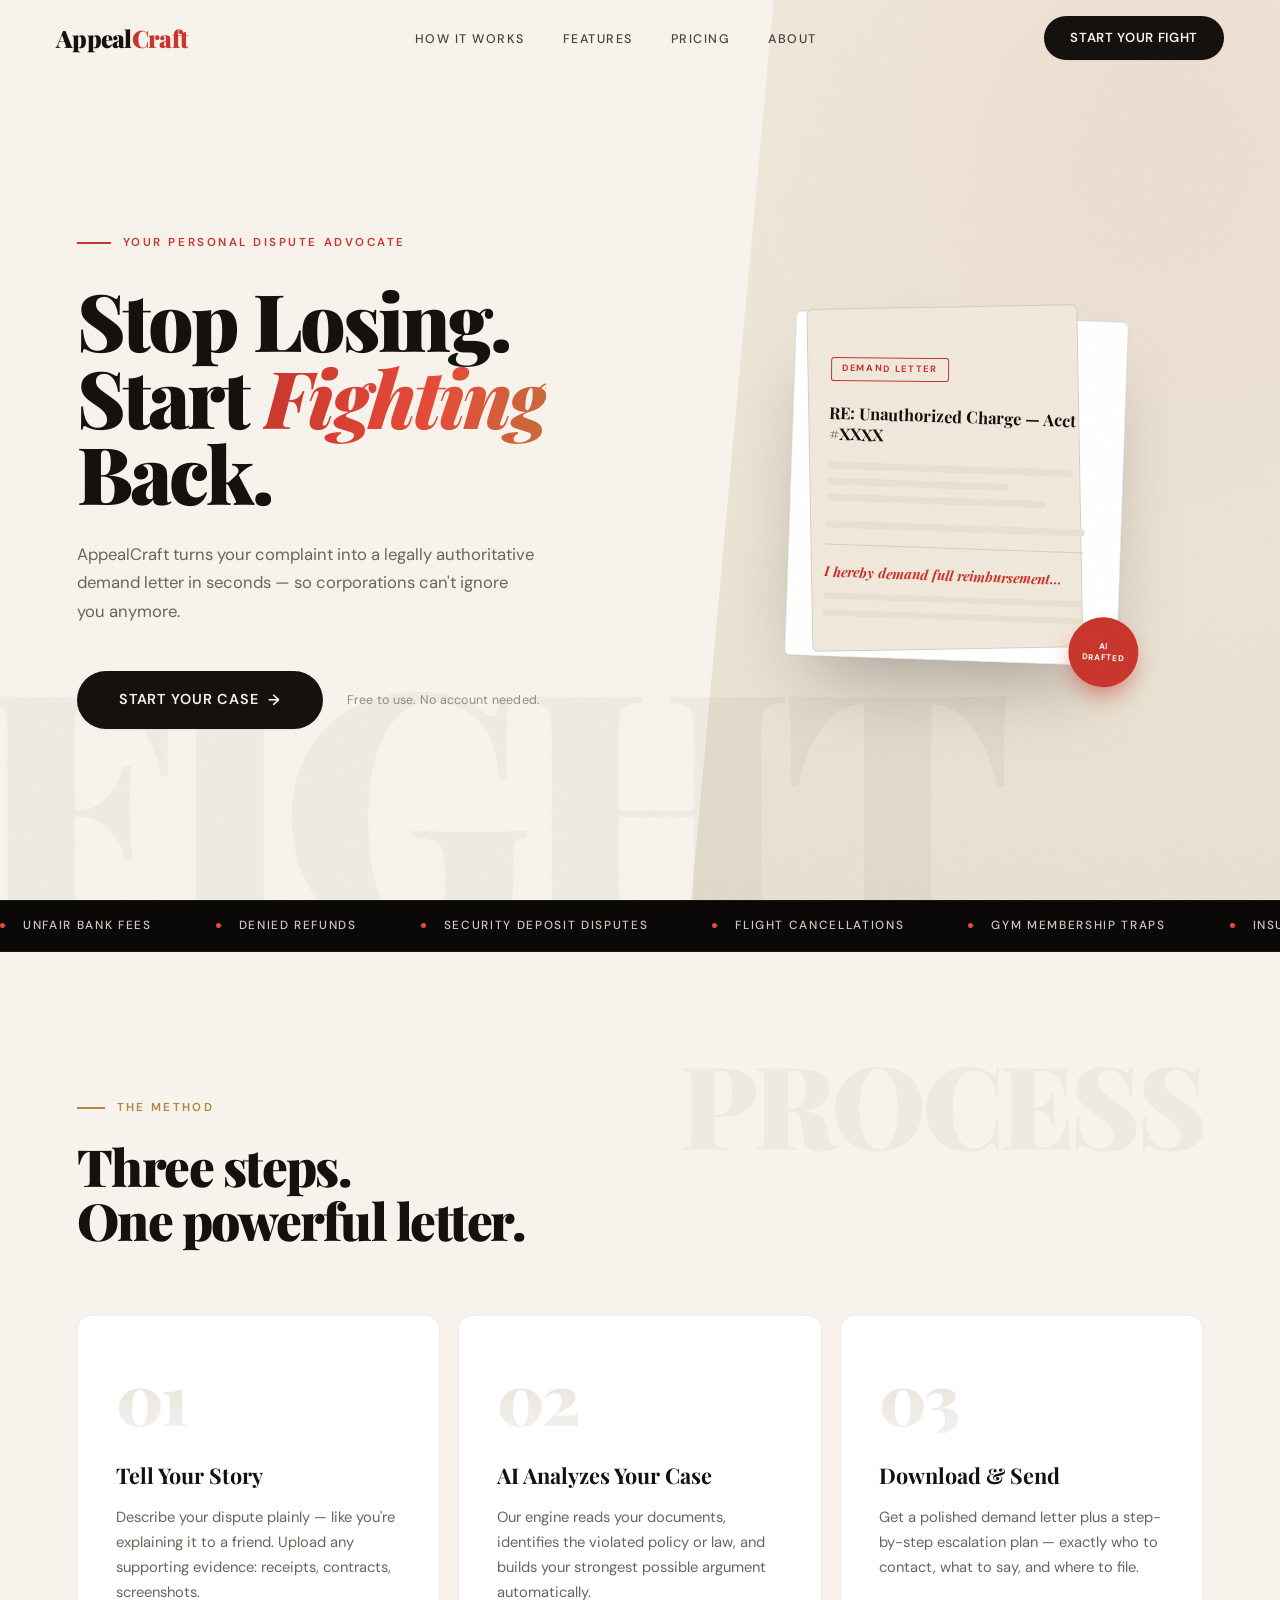
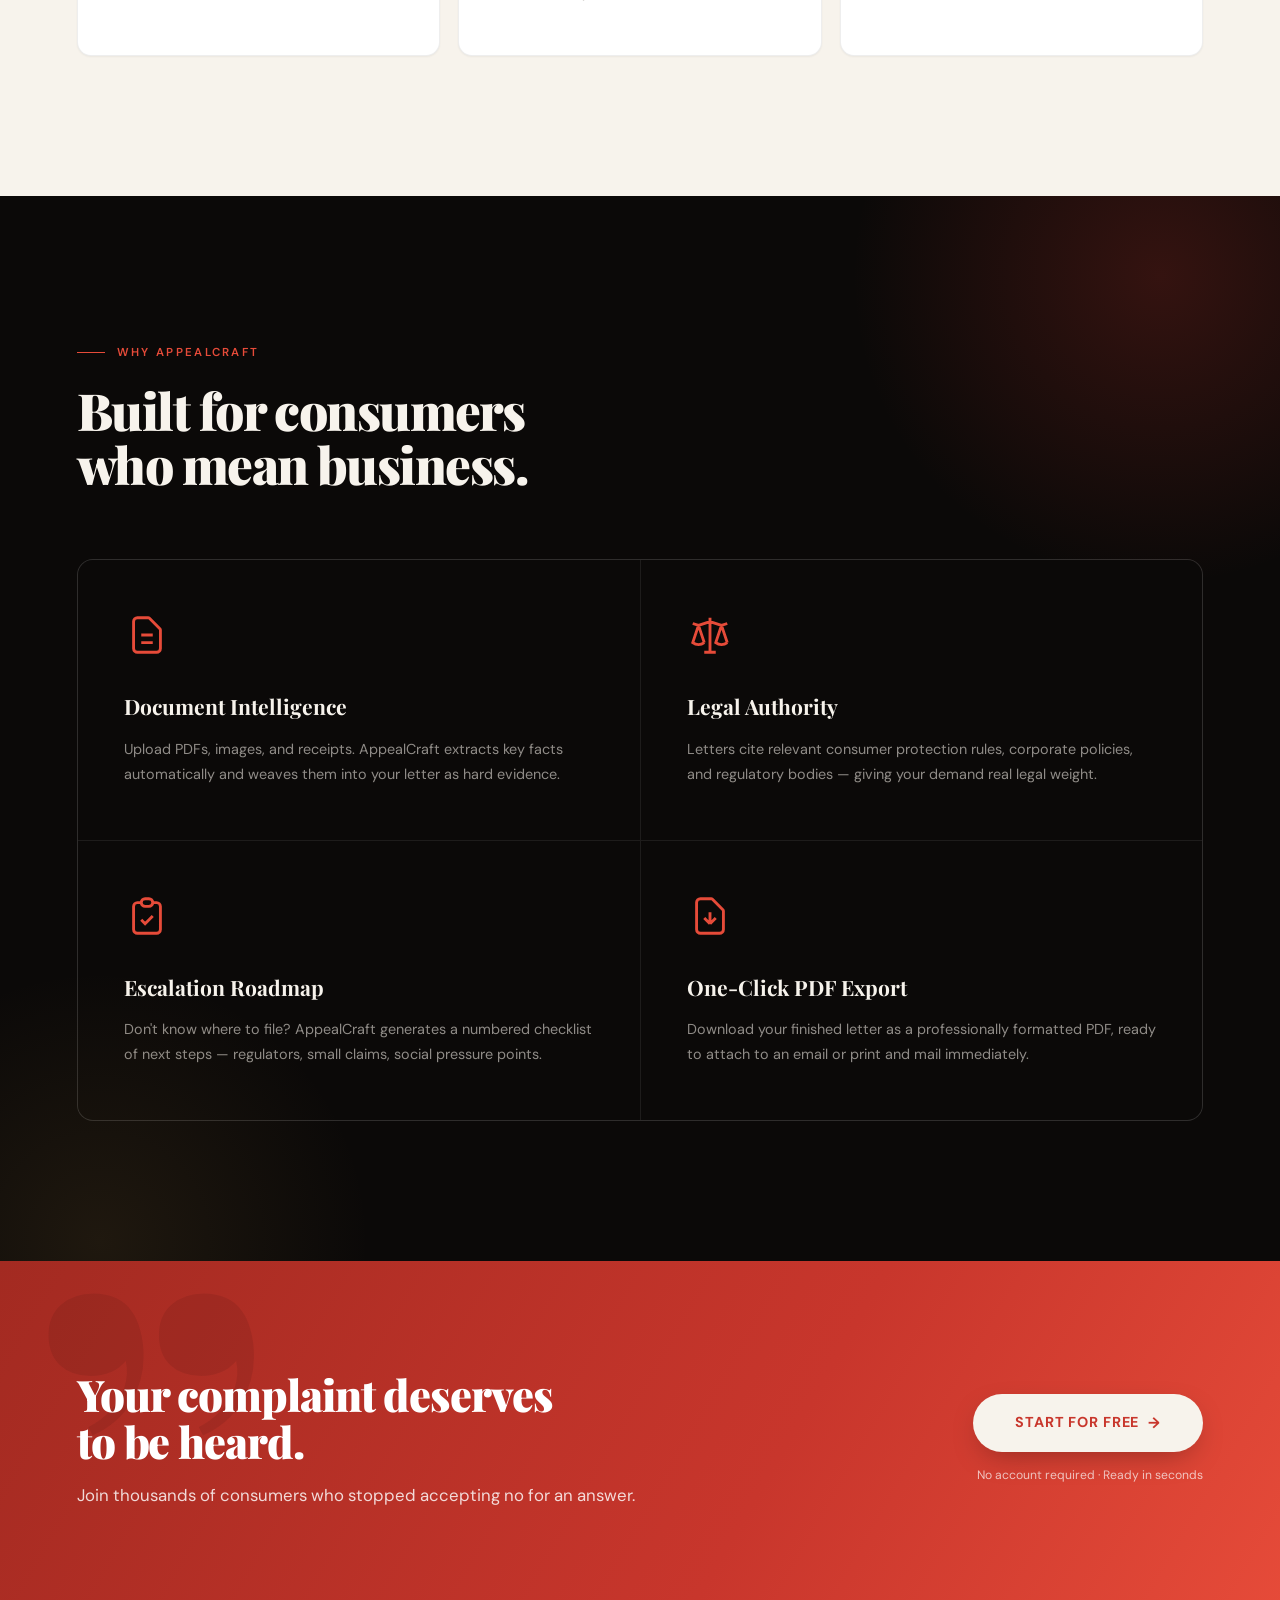
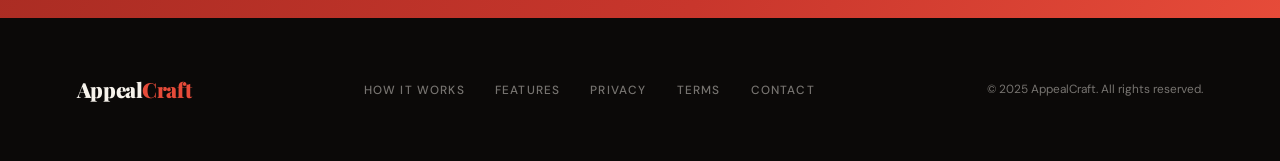
<file: templates/index.html>
<!doctype html>
<html lang="en">
  <head>
    <meta charset="UTF-8" />
    <meta name="viewport" content="width=device-width, initial-scale=1.0" />
    <title>AppealCraft — Fight Back</title>
    <link rel="preconnect" href="https://fonts.googleapis.com" />
    <link rel="preconnect" href="https://fonts.gstatic.com" crossorigin />
    <link
      href="https://fonts.googleapis.com/css2?family=Playfair+Display:ital,wght@0,400;0,700;0,800;0,900;1,400;1,700;1,900&family=DM+Sans:opsz,wght@9..40,400;9..40,500;9..40,600;9..40,700&display=swap"
      rel="stylesheet"
    />
    <link rel="stylesheet" href="../static/css/style.css" />
  </head>

  <body>
    <!-- ── NAVBAR ── -->
    <nav id="navbar">
      <a href="#" class="nav-logo">Appeal<span>Craft</span></a>

      <ul class="nav-links">
        <li><a href="#how-it-works">How It Works</a></li>
        <li><a href="#features">Features</a></li>
        <li><a href="#cta-band">Pricing</a></li>
        <li><a href="#footer">About</a></li>
      </ul>

      <div class="nav-actions">
        <a href="/appeal" class="btn btn-primary" id="goToHome"
          >Start your fight</a
        >
      </div>
    </nav>

    <!-- ── HERO ── -->
    <section id="hero">
      <div class="hero-left">
        <p class="hero-eyebrow">Your Personal Dispute Advocate</p>

        <h1 class="hero-title">
          Stop Losing.<br />
          Start <em>Fighting</em><br />
          Back.
        </h1>

        <p class="hero-subtitle">
          AppealCraft turns your complaint into a legally authoritative demand
          letter in seconds — so corporations can't ignore you anymore.
        </p>

        <div class="hero-cta">
          <a href="/appeal" class="btn btn-primary btn-xl btn-arrow">
            Start Your Case
          </a>
          <p class="hero-note">Free to use. No account needed.</p>
        </div>
      </div>

      <div class="hero-right">
        <div class="doc-mockup">
          <div class="doc-stamp">Demand Letter</div>
          <div class="doc-heading">RE: Unauthorized Charge — Acct #XXXX</div>
          <div class="doc-line"></div>
          <div class="doc-line"></div>
          <div class="doc-line"></div>
          <div class="doc-line"></div>
          <div class="doc-divider"></div>
          <div class="doc-demand">I hereby demand full reimbursement…</div>
          <div class="doc-line-sm"></div>
          <div class="doc-line-sm"></div>
          <div class="doc-badge">AI<br />Drafted</div>
        </div>
      </div>
    </section>

    <!-- ── TICKER ── -->
    <div id="ticker">
      <div class="ticker-track" id="ticker-track"></div>
    </div>

    <!-- ── HOW IT WORKS ── -->
    <section id="how-it-works">
      <p class="section-label reveal">The Method</p>
      <h2 class="section-title reveal">
        Three steps.<br />One powerful letter.
      </h2>

      <div class="steps-grid stagger">
        <div class="step-card reveal" style="--i: 0">
          <div class="step-number">01</div>
          <div class="step-title">Tell Your Story</div>
          <p class="step-desc">
            Describe your dispute plainly — like you're explaining it to a
            friend. Upload any supporting evidence: receipts, contracts,
            screenshots.
          </p>
        </div>
        <div class="step-card reveal" style="--i: 1">
          <div class="step-number">02</div>
          <div class="step-title">AI Analyzes Your Case</div>
          <p class="step-desc">
            Our engine reads your documents, identifies the violated policy or
            law, and builds your strongest possible argument automatically.
          </p>
        </div>
        <div class="step-card reveal" style="--i: 2">
          <div class="step-number">03</div>
          <div class="step-title">Download &amp; Send</div>
          <p class="step-desc">
            Get a polished demand letter plus a step-by-step escalation plan —
            exactly who to contact, what to say, and where to file.
          </p>
        </div>
      </div>
    </section>

    <!-- ── FEATURES ── -->
    <section id="features">
      <p class="section-label reveal">Why AppealCraft</p>
      <h2 class="section-title reveal">
        Built for consumers<br />who mean business.
      </h2>

      <div class="features-grid">
        <div class="feature-card reveal" style="--i: 0">
          <svg
            class="feature-icon"
            viewBox="0 0 24 24"
            fill="none"
            stroke="currentColor"
            stroke-width="1.5"
          >
            <path
              d="M9 12h6m-6 4h6m2 5H7a2 2 0 01-2-2V5a2 2 0 012-2h5.586a1 1 0 01.707.293l5.414 5.414A1 1 0 0119 9.414V19a2 2 0 01-2 2z"
            />
          </svg>
          <div class="feature-title">Document Intelligence</div>
          <p class="feature-desc">
            Upload PDFs, images, and receipts. AppealCraft extracts key facts
            automatically and weaves them into your letter as hard evidence.
          </p>
        </div>

        <div class="feature-card reveal" style="--i: 1">
          <svg
            class="feature-icon"
            viewBox="0 0 24 24"
            fill="none"
            stroke="currentColor"
            stroke-width="1.5"
          >
            <path
              d="M3 6l3 1m0 0l-3 9a5.002 5.002 0 006.001 0M6 7l3 9M6 7l6-2m6 2l3-1m-3 1l-3 9a5.002 5.002 0 006.001 0M18 7l3 9m-3-9l-6-2m0-2v2m0 16V5m0 16H9m3 0h3"
            />
          </svg>
          <div class="feature-title">Legal Authority</div>
          <p class="feature-desc">
            Letters cite relevant consumer protection rules, corporate policies,
            and regulatory bodies — giving your demand real legal weight.
          </p>
        </div>

        <div class="feature-card reveal" style="--i: 2">
          <svg
            class="feature-icon"
            viewBox="0 0 24 24"
            fill="none"
            stroke="currentColor"
            stroke-width="1.5"
          >
            <path
              d="M9 5H7a2 2 0 00-2 2v12a2 2 0 002 2h10a2 2 0 002-2V7a2 2 0 00-2-2h-2M9 5a2 2 0 002 2h2a2 2 0 002-2M9 5a2 2 0 012-2h2a2 2 0 012 2m-6 9l2 2 4-4"
            />
          </svg>
          <div class="feature-title">Escalation Roadmap</div>
          <p class="feature-desc">
            Don't know where to file? AppealCraft generates a numbered checklist
            of next steps — regulators, small claims, social pressure points.
          </p>
        </div>

        <div class="feature-card reveal" style="--i: 3">
          <svg
            class="feature-icon"
            viewBox="0 0 24 24"
            fill="none"
            stroke="currentColor"
            stroke-width="1.5"
          >
            <path
              d="M12 10v6m0 0l-3-3m3 3l3-3m2 8H7a2 2 0 01-2-2V5a2 2 0 012-2h5.586a1 1 0 01.707.293l5.414 5.414A1 1 0 0119 9.414V19a2 2 0 01-2 2z"
            />
          </svg>
          <div class="feature-title">One-Click PDF Export</div>
          <p class="feature-desc">
            Download your finished letter as a professionally formatted PDF,
            ready to attach to an email or print and mail immediately.
          </p>
        </div>
      </div>
    </section>

    <!-- ── CTA BAND ── -->
    <section id="cta-band">
      <div class="cta-text reveal">
        <h2 class="cta-heading">Your complaint deserves<br />to be heard.</h2>
        <p class="cta-sub">
          Join thousands of consumers who stopped accepting no for an answer.
        </p>
      </div>
      <div class="cta-actions reveal">
        <a href="/appeal" class="btn btn-white btn-xl btn-arrow"
          >Start for Free</a
        >
        <p class="cta-note">No account required · Ready in seconds</p>
      </div>
    </section>

    <!-- ── FOOTER ── -->
    <footer id="footer">
      <a href="#" class="footer-logo">Appeal<span>Craft</span></a>
      <ul class="footer-links">
        <li><a href="#how-it-works">How It Works</a></li>
        <li><a href="#features">Features</a></li>
        <li><a href="#">Privacy</a></li>
        <li><a href="#">Terms</a></li>
        <li><a href="#">Contact</a></li>
      </ul>
      <p class="footer-copy">© 2025 AppealCraft. All rights reserved.</p>
    </footer>

    <script src="../static/js/main.js"></script>
  </body>
</html>
</file>
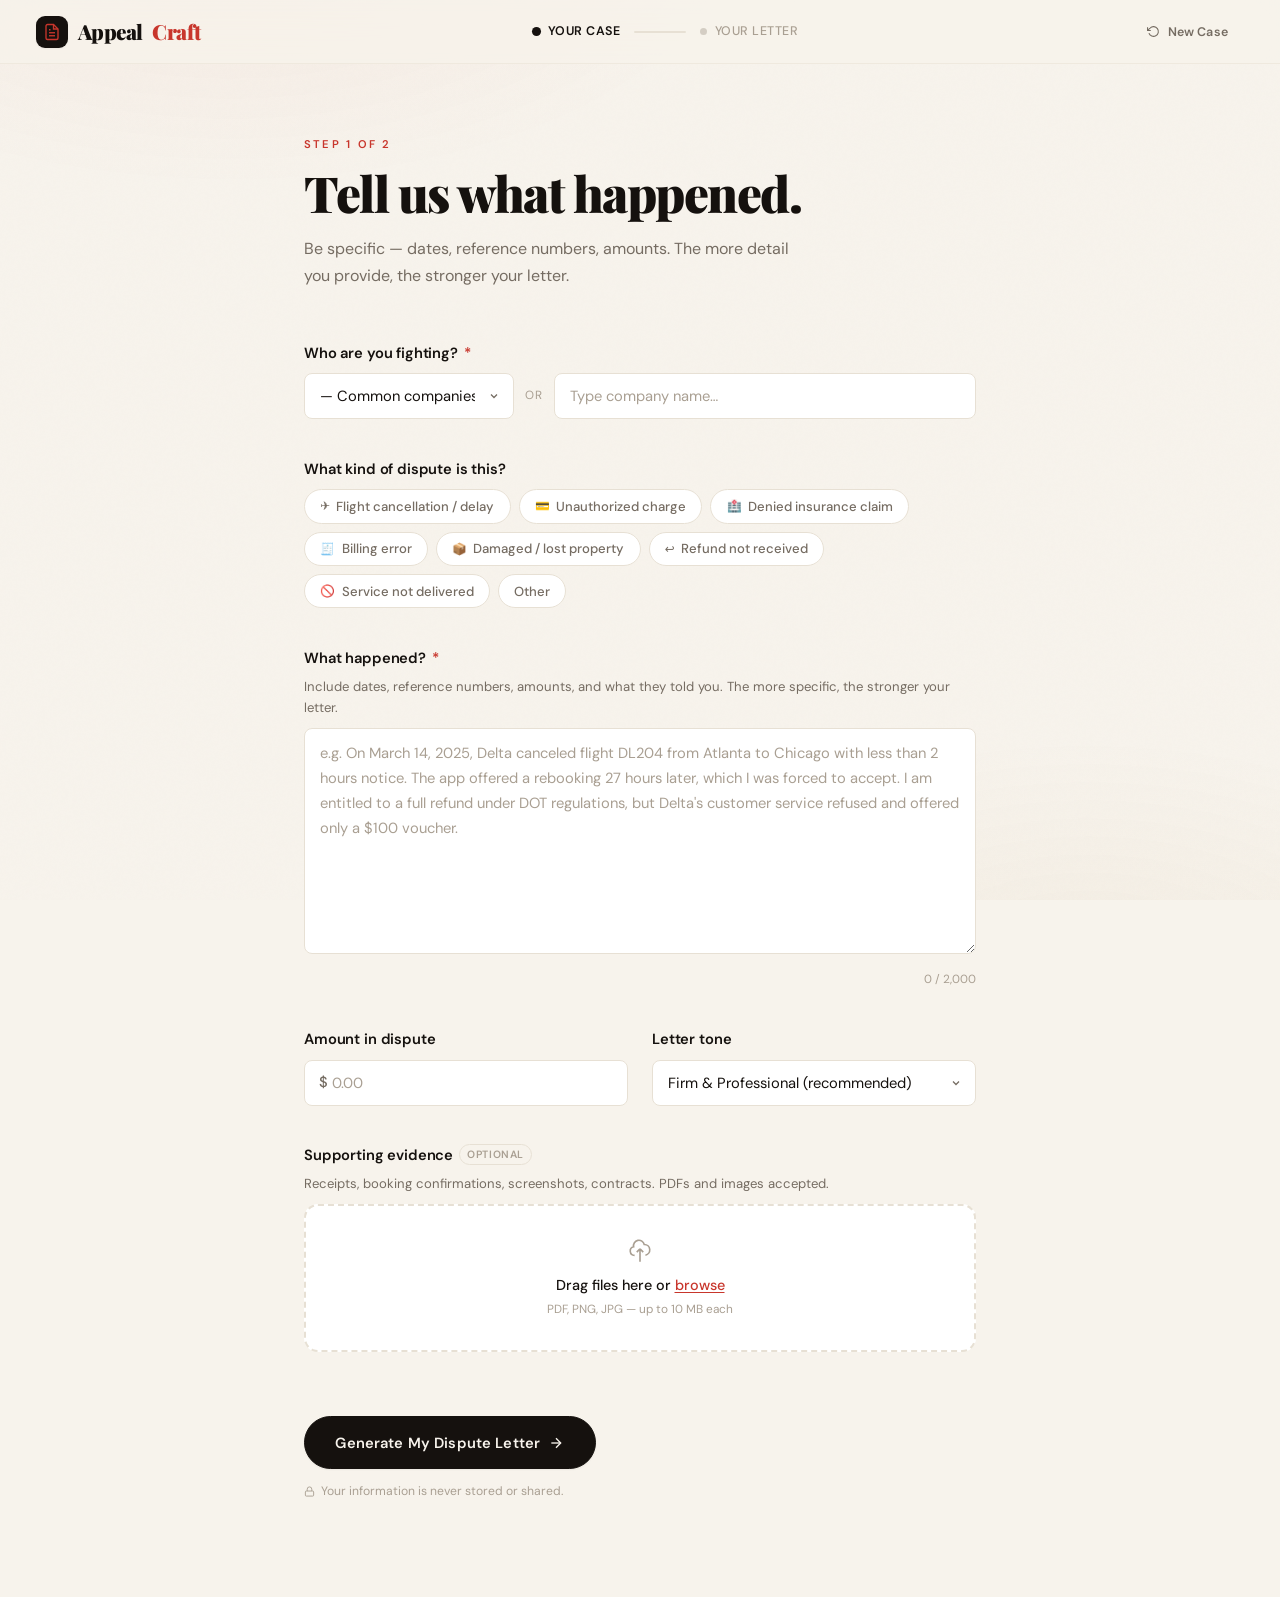
<file: templates/app.html>
<!doctype html>
<html lang="en">
  <head>
    <meta charset="UTF-8" />
    <meta name="viewport" content="width=device-width, initial-scale=1.0" />
    <title>AppealCraft — Build Your Letter</title>
    <link rel="preconnect" href="https://fonts.googleapis.com" />
    <link rel="preconnect" href="https://fonts.gstatic.com" crossorigin />
    <link
      href="https://fonts.googleapis.com/css2?family=Cormorant+Garamond:ital,wght@0,500;0,600;0,700;1,500;1,600&family=Playfair+Display:ital,wght@0,700;0,800;0,900;1,700&family=DM+Sans:opsz,wght@9..40,400;9..40,500;9..40,600;9..40,700&display=swap"
      rel="stylesheet"
    />
    <link rel="stylesheet" href="../static/css/app.css" />
  </head>

  <body>
    <!-- ── BACKGROUND TEXTURE ── -->
    <div class="bg-texture" aria-hidden="true"></div>

    <!-- ── NAVBAR ── -->
    <nav id="navbar">
      <a href="index.html" class="nav-logo">
        <span class="logo-icon" aria-hidden="true">
          <svg
            width="18"
            height="18"
            viewBox="0 0 24 24"
            fill="none"
            stroke="currentColor"
            stroke-width="1.8"
          >
            <path d="M14 2H6a2 2 0 00-2 2v16a2 2 0 002 2h12a2 2 0 002-2V8z" />
            <polyline points="14 2 14 8 20 8" />
            <line x1="16" y1="13" x2="8" y2="13" />
            <line x1="16" y1="17" x2="8" y2="17" />
            <polyline points="10 9 9 9 8 9" />
          </svg>
        </span>
        Appeal<span>Craft</span>
      </a>

      <div class="nav-center" id="nav-steps">
        <div class="nav-step-wrap">
          <span class="nav-step active" data-step="1">
            <span class="step-dot"></span>
            Your Case
          </span>
          <span class="nav-track">
            <span class="nav-track-fill" id="nav-track-fill"></span>
          </span>
          <span class="nav-step" data-step="2">
            <span class="step-dot"></span>
            Your Letter
          </span>
        </div>
      </div>

      <div class="nav-actions">
        <button class="btn btn-ghost btn-sm" onclick="window.location.reload()">
          <svg
            width="13"
            height="13"
            viewBox="0 0 24 24"
            fill="none"
            stroke="currentColor"
            stroke-width="2"
          >
            <polyline points="1 4 1 10 7 10" />
            <path d="M3.51 15a9 9 0 102.13-9.36L1 10" />
          </svg>
          New Case
        </button>
      </div>
    </nav>

    <!-- ── MAIN LAYOUT ── -->
    <main id="app-main">
      <!-- ══ PANEL 1: INPUT FORM ══ -->
      <section id="panel-input" class="app-panel active">
        <div class="panel-inner">
          <div class="panel-header">
            <p class="section-label">Step 1 of 2</p>
            <h1 class="panel-title">Tell us what happened.</h1>
            <p class="panel-subtitle">
              Be specific — dates, reference numbers, amounts. The more detail
              you provide, the stronger your letter.
            </p>
          </div>

          <form id="dispute-form" novalidate>
            <!-- Company -->
            <div class="field-group">
              <label for="company" class="field-label">
                Who are you fighting?
                <span class="field-required" aria-label="required">*</span>
              </label>
              <div class="company-input-row">
                <div class="company-select-wrap">
                  <div class="select-wrapper">
                    <select
                      id="company-preset"
                      class="field-select"
                      onchange="syncCompany(this)"
                    >
                      <option value="">— Common companies —</option>
                      <optgroup label="Airlines">
                        <option value="Delta Air Lines">Delta Air Lines</option>
                        <option value="American Airlines">
                          American Airlines
                        </option>
                        <option value="United Airlines">United Airlines</option>
                        <option value="Southwest Airlines">
                          Southwest Airlines
                        </option>
                        <option value="Spirit Airlines">Spirit Airlines</option>
                        <option value="Frontier Airlines">
                          Frontier Airlines
                        </option>
                      </optgroup>
                      <optgroup label="Banks & Credit">
                        <option value="Chase Bank">Chase Bank</option>
                        <option value="Bank of America">Bank of America</option>
                        <option value="Wells Fargo">Wells Fargo</option>
                        <option value="Citibank">Citibank</option>
                        <option value="Capital One">Capital One</option>
                        <option value="American Express">
                          American Express
                        </option>
                      </optgroup>
                      <optgroup label="Insurance">
                        <option value="Cigna">Cigna</option>
                        <option value="Aetna">Aetna</option>
                        <option value="UnitedHealth">UnitedHealth</option>
                        <option value="State Farm">State Farm</option>
                        <option value="Geico">Geico</option>
                      </optgroup>
                      <optgroup label="Telecom">
                        <option value="AT&T">AT&T</option>
                        <option value="Verizon">Verizon</option>
                        <option value="T-Mobile">T-Mobile</option>
                        <option value="Comcast / Xfinity">
                          Comcast / Xfinity
                        </option>
                      </optgroup>
                      <optgroup label="Other">
                        <option value="Amazon">Amazon</option>
                        <option value="Airbnb">Airbnb</option>
                        <option value="Uber">Uber</option>
                        <option value="DoorDash">DoorDash</option>
                        <option value="USPS">USPS</option>
                        <option value="FedEx">FedEx</option>
                        <option value="UPS">UPS</option>
                      </optgroup>
                    </select>
                    <span class="select-arrow" aria-hidden="true">
                      <svg
                        width="12"
                        height="12"
                        viewBox="0 0 24 24"
                        fill="none"
                        stroke="currentColor"
                        stroke-width="2.5"
                      >
                        <polyline points="6 9 12 15 18 9" />
                      </svg>
                    </span>
                  </div>
                </div>
                <span class="company-or">or</span>
                <input
                  type="text"
                  id="company"
                  name="company"
                  class="field-input"
                  placeholder="Type company name…"
                  autocomplete="off"
                  required
                />
              </div>
              <p class="field-error" id="company-error" role="alert">
                Please enter the company name.
              </p>
            </div>

            <!-- Dispute type -->
            <div class="field-group">
              <label class="field-label">What kind of dispute is this?</label>
              <div
                class="chip-group"
                id="dispute-type-chips"
                role="group"
                aria-label="Dispute type"
              >
                <button
                  type="button"
                  class="chip"
                  data-value="Flight cancellation / delay"
                >
                  <span class="chip-icon">✈</span> Flight cancellation / delay
                </button>
                <button
                  type="button"
                  class="chip"
                  data-value="Unauthorized charge"
                >
                  <span class="chip-icon">💳</span> Unauthorized charge
                </button>
                <button
                  type="button"
                  class="chip"
                  data-value="Denied insurance claim"
                >
                  <span class="chip-icon">🏥</span> Denied insurance claim
                </button>
                <button type="button" class="chip" data-value="Billing error">
                  <span class="chip-icon">🧾</span> Billing error
                </button>
                <button
                  type="button"
                  class="chip"
                  data-value="Damaged / lost property"
                >
                  <span class="chip-icon">📦</span> Damaged / lost property
                </button>
                <button
                  type="button"
                  class="chip"
                  data-value="Refund not received"
                >
                  <span class="chip-icon">↩</span> Refund not received
                </button>
                <button
                  type="button"
                  class="chip"
                  data-value="Service not delivered"
                >
                  <span class="chip-icon">🚫</span> Service not delivered
                </button>
                <button type="button" class="chip" data-value="Other">
                  Other
                </button>
              </div>
              <input type="hidden" id="dispute-type" name="dispute_type" />
            </div>

            <!-- What happened -->
            <div class="field-group">
              <label for="complaint" class="field-label">
                What happened?
                <span class="field-required" aria-label="required">*</span>
              </label>
              <p class="field-hint">
                Include dates, reference numbers, amounts, and what they told
                you. The more specific, the stronger your letter.
              </p>
              <div class="textarea-wrapper">
                <textarea
                  id="complaint"
                  name="complaint"
                  class="field-textarea"
                  placeholder="e.g. On March 14, 2025, Delta canceled flight DL204 from Atlanta to Chicago with less than 2 hours notice. The app offered a rebooking 27 hours later, which I was forced to accept. I am entitled to a full refund under DOT regulations, but Delta's customer service refused and offered only a $100 voucher."
                  rows="8"
                  required
                ></textarea>
              </div>
              <div class="textarea-footer">
                <p class="field-error" id="complaint-error" role="alert">
                  Please describe what happened.
                </p>
                <span class="char-count" id="char-count" aria-live="polite"
                  >0 / 2,000</span
                >
              </div>
            </div>

            <!-- Amount + Tone -->
            <div class="field-group field-group-inline">
              <div class="field-half">
                <label for="amount" class="field-label"
                  >Amount in dispute</label
                >
                <div class="amount-wrap">
                  <span class="amount-prefix" aria-hidden="true">$</span>
                  <input
                    type="number"
                    id="amount"
                    name="amount"
                    class="field-input amount-input"
                    placeholder="0.00"
                    min="0"
                    step="0.01"
                    aria-label="Amount in dollars"
                  />
                </div>
              </div>
              <div class="field-half">
                <label for="tone" class="field-label">Letter tone</label>
                <div class="select-wrapper">
                  <select id="tone" name="tone" class="field-select">
                    <option value="firm">
                      Firm &amp; Professional (recommended)
                    </option>
                    <option value="urgent">Urgent &amp; Demanding</option>
                    <option value="formal">Strictly Formal / Legal</option>
                  </select>
                  <span class="select-arrow" aria-hidden="true">
                    <svg
                      width="12"
                      height="12"
                      viewBox="0 0 24 24"
                      fill="none"
                      stroke="currentColor"
                      stroke-width="2.5"
                    >
                      <polyline points="6 9 12 15 18 9" />
                    </svg>
                  </span>
                </div>
              </div>
            </div>

            <!-- File upload -->
            <div class="field-group">
              <label class="field-label"
                >Supporting evidence
                <span class="optional-tag">optional</span></label
              >
              <p class="field-hint">
                Receipts, booking confirmations, screenshots, contracts. PDFs
                and images accepted.
              </p>
              <div
                class="upload-zone"
                id="upload-zone"
                role="button"
                tabindex="0"
                aria-label="Upload files"
              >
                <div class="upload-icon" aria-hidden="true">
                  <svg
                    width="26"
                    height="26"
                    viewBox="0 0 24 24"
                    fill="none"
                    stroke="currentColor"
                    stroke-width="1.5"
                  >
                    <path
                      d="M7 16a4 4 0 01-.88-7.903A5 5 0 1115.9 6L16 6a5 5 0 011 9.9M15 13l-3-3m0 0l-3 3m3-3v12"
                    />
                  </svg>
                </div>
                <p class="upload-label">
                  Drag files here or <span class="upload-link">browse</span>
                </p>
                <p class="upload-sub">PDF, PNG, JPG — up to 10 MB each</p>
                <input
                  type="file"
                  id="file-input"
                  class="file-input-hidden"
                  multiple
                  accept=".pdf,.png,.jpg,.jpeg"
                  aria-hidden="true"
                  tabindex="-1"
                />
              </div>
              <div
                class="file-list"
                id="file-list"
                role="list"
                aria-label="Uploaded files"
              ></div>
            </div>

            <!-- Submit -->
            <div class="form-actions">
              <button
                type="submit"
                class="btn btn-primary btn-xl"
                id="submit-btn"
              >
                Generate My Dispute Letter
                <span class="btn-arrow-icon" aria-hidden="true">
                  <svg
                    width="16"
                    height="16"
                    viewBox="0 0 24 24"
                    fill="none"
                    stroke="currentColor"
                    stroke-width="2"
                  >
                    <line x1="5" y1="12" x2="19" y2="12" />
                    <polyline points="12 5 19 12 12 19" />
                  </svg>
                </span>
              </button>
              <p class="form-note">
                <svg
                  width="11"
                  height="11"
                  viewBox="0 0 24 24"
                  fill="none"
                  stroke="currentColor"
                  stroke-width="2"
                  aria-hidden="true"
                >
                  <rect x="3" y="11" width="18" height="11" rx="2" ry="2" />
                  <path d="M7 11V7a5 5 0 0110 0v4" />
                </svg>
                Your information is never stored or shared.
              </p>
            </div>
          </form>
        </div>
      </section>

      <!-- ══ PANEL 2: OUTPUT ══ -->
      <section id="panel-output" class="app-panel">
        <div class="panel-inner">
          <!-- Generating state -->
          <div id="generating-state" class="generating-wrap">
            <div class="generating-visual" aria-hidden="true">
              <div class="gen-ring gen-ring-1"></div>
              <div class="gen-ring gen-ring-2"></div>
              <div class="gen-ring gen-ring-3"></div>
              <div class="gen-quill">
                <svg
                  width="22"
                  height="22"
                  viewBox="0 0 24 24"
                  fill="none"
                  stroke="currentColor"
                  stroke-width="1.5"
                >
                  <path d="M20.24 12.24a6 6 0 00-8.49-8.49L5 10.5V19h8.5z" />
                  <line x1="16" y1="8" x2="2" y2="22" />
                  <line x1="17.5" y1="15" x2="9" y2="15" />
                </svg>
              </div>
            </div>
            <h2 class="generating-title">Building your case…</h2>
            <p class="generating-sub" id="generating-sub">
              Analyzing your dispute
            </p>
            <div class="generating-progress" aria-hidden="true">
              <div class="gen-progress-bar" id="gen-progress-bar"></div>
            </div>
          </div>

          <!-- Result state -->
          <div id="result-state" class="result-wrap" style="display: none">
            <div class="result-header">
              <div class="result-header-left">
                <div class="result-badge">
                  <span class="badge-dot" aria-hidden="true"></span>
                  Letter Ready
                </div>
                <h2 class="result-title">Your Demand Letter</h2>
                <p class="result-meta">
                  vs. <strong id="result-company"></strong>
                  <span class="result-meta-sep" aria-hidden="true">·</span>
                  <span id="result-type"></span>
                </p>
              </div>
              <button
                class="btn btn-ghost btn-sm"
                onclick="window.location.reload()"
                aria-label="Start new case"
              >
                <svg
                  width="13"
                  height="13"
                  viewBox="0 0 24 24"
                  fill="none"
                  stroke="currentColor"
                  stroke-width="2"
                >
                  <polyline points="1 4 1 10 7 10" />
                  <path d="M3.51 15a9 9 0 102.13-9.36L1 10" />
                </svg>
                New Case
              </button>
            </div>

            <!-- Letter card -->
            <div class="output-card" id="output-letter-card">
              <div class="output-card-header">
                <div class="output-card-header-left">
                  <span class="output-card-icon" aria-hidden="true">
                    <svg
                      width="13"
                      height="13"
                      viewBox="0 0 24 24"
                      fill="none"
                      stroke="currentColor"
                      stroke-width="2"
                    >
                      <path
                        d="M14 2H6a2 2 0 00-2 2v16a2 2 0 002 2h12a2 2 0 002-2V8z"
                      />
                      <polyline points="14 2 14 8 20 8" />
                    </svg>
                  </span>
                  <span class="output-card-label">Demand Letter</span>
                </div>
                <button
                  class="copy-btn"
                  id="copy-letter-btn"
                  onclick="copyLetter()"
                  aria-label="Copy letter text"
                >
                  <svg
                    width="13"
                    height="13"
                    viewBox="0 0 24 24"
                    fill="none"
                    stroke="currentColor"
                    stroke-width="2"
                  >
                    <rect x="9" y="9" width="13" height="13" rx="2" />
                    <path
                      d="M5 15H4a2 2 0 01-2-2V4a2 2 0 012-2h9a2 2 0 012 2v1"
                    />
                  </svg>
                  <span class="copy-btn-text">Copy</span>
                </button>
              </div>
              <div class="letter-body" id="letter-body"></div>
            </div>

            <!-- Next steps card -->
            <div class="output-card" id="output-steps-card">
              <div class="output-card-header">
                <div class="output-card-header-left">
                  <span class="output-card-icon" aria-hidden="true">
                    <svg
                      width="13"
                      height="13"
                      viewBox="0 0 24 24"
                      fill="none"
                      stroke="currentColor"
                      stroke-width="2"
                    >
                      <polyline points="9 11 12 14 22 4" />
                      <path
                        d="M21 12v7a2 2 0 01-2 2H5a2 2 0 01-2-2V5a2 2 0 012-2h11"
                      />
                    </svg>
                  </span>
                  <span class="output-card-label">Escalation Roadmap</span>
                </div>
              </div>
              <ol
                class="steps-list"
                id="steps-list"
                aria-label="Escalation steps"
              ></ol>
            </div>

            <!-- Actions -->
            <div class="result-actions">
              <button
                class="btn btn-primary btn-xl"
                id="pdf-btn"
                onclick="downloadPDF()"
              >
                <svg
                  width="15"
                  height="15"
                  viewBox="0 0 24 24"
                  fill="none"
                  stroke="currentColor"
                  stroke-width="2"
                >
                  <path
                    d="M12 10v6m0 0l-3-3m3 3l3-3m2 8H7a2 2 0 01-2-2V5a2 2 0 012-2h5.586a1 1 0 01.707.293l5.414 5.414A1 1 0 0119 9.414V19a2 2 0 01-2 2z"
                  />
                </svg>
                Download as PDF
              </button>
              <button class="btn btn-outline btn-xl" onclick="copyLetter()">
                <svg
                  width="15"
                  height="15"
                  viewBox="0 0 24 24"
                  fill="none"
                  stroke="currentColor"
                  stroke-width="2"
                >
                  <rect x="9" y="9" width="13" height="13" rx="2" />
                  <path
                    d="M5 15H4a2 2 0 01-2-2V4a2 2 0 012-2h9a2 2 0 012 2v1"
                  />
                </svg>
                Copy Letter Text
              </button>
              <button
                class="btn btn-ghost btn-xl"
                onclick="window.location.reload()"
              >
                <svg
                  width="15"
                  height="15"
                  viewBox="0 0 24 24"
                  fill="none"
                  stroke="currentColor"
                  stroke-width="2"
                >
                  <polyline points="1 4 1 10 7 10" />
                  <path d="M3.51 15a9 9 0 102.13-9.36L1 10" />
                </svg>
                Start New Case
              </button>
            </div>
          </div>

          <!-- Error state -->
          <div id="error-state" class="error-wrap" style="display: none">
            <div class="error-icon" aria-hidden="true">
              <svg
                width="32"
                height="32"
                viewBox="0 0 24 24"
                fill="none"
                stroke="currentColor"
                stroke-width="1.5"
              >
                <circle cx="12" cy="12" r="10" />
                <line x1="12" y1="8" x2="12" y2="12" />
                <line x1="12" y1="16" x2="12.01" y2="16" />
              </svg>
            </div>
            <h2 class="error-title">Something went wrong</h2>
            <p class="error-sub" id="error-message">
              We couldn't generate your letter. Please try again.
            </p>
            <button class="btn btn-primary" onclick="goBack()">
              <svg
                width="14"
                height="14"
                viewBox="0 0 24 24"
                fill="none"
                stroke="currentColor"
                stroke-width="2"
              >
                <line x1="19" y1="12" x2="5" y2="12" />
                <polyline points="12 19 5 12 12 5" />
              </svg>
              Go Back &amp; Retry
            </button>
          </div>
        </div>
      </section>
    </main>

    <script src="../static/js/app.js"></script>
  </body>
</html>
</file>
<file: static/css/style.css>
/* ───────────────────────────────────────────────
   AppealCraft · style.css
   Bold editorial–modern landing
─────────────────────────────────────────────── */

*,
*::before,
*::after {
  box-sizing: border-box;
  margin: 0;
  padding: 0;
}

:root {
  /* Palette */
  --ink: #15110e;
  --ink-deep: #0b0908;
  --paper: #f7f3ec;
  --cream: #efe8db;
  --cream-2: #e8e0d0;
  --white: #ffffff;

  --accent: #c8362c;
  --accent-dark: #a32a21;
  --accent-lt: #e64b39;
  --gold: #b0843e;

  --muted: #6c645b;
  --muted-2: #948b80;
  --border: rgba(21, 17, 14, 0.12);
  --border-soft: rgba(21, 17, 14, 0.07);

  --font-display: "Playfair Display", Georgia, serif;
  --font-body: "DM Sans", system-ui, sans-serif;

  --nav-h: 76px;
  --shadow-sm: 0 1px 2px rgba(21, 17, 14, 0.05);
  --shadow-md: 0 12px 30px -12px rgba(21, 17, 14, 0.18);
  --shadow-lg: 0 40px 80px -28px rgba(21, 17, 14, 0.34);

  --ease: cubic-bezier(0.22, 1, 0.36, 1);
  --ease-spring: cubic-bezier(0.34, 1.4, 0.5, 1);
}

html {
  scroll-behavior: smooth;
  -webkit-text-size-adjust: 100%;
}

body {
  font-family: var(--font-body);
  background: var(--paper);
  color: var(--ink);
  overflow-x: hidden;
  -webkit-font-smoothing: antialiased;
  -moz-osx-font-smoothing: grayscale;
  line-height: 1.5;
}

::selection {
  background: var(--accent);
  color: #fff;
}

/* fine grain overlay */
body::before {
  content: "";
  position: fixed;
  inset: 0;
  background-image: url("data:image/svg+xml,%3Csvg viewBox='0 0 256 256' xmlns='http://www.w3.org/2000/svg'%3E%3Cfilter id='n'%3E%3CfeTurbulence type='fractalNoise' baseFrequency='0.9' numOctaves='4' stitchTiles='stitch'/%3E%3C/filter%3E%3Crect width='100%25' height='100%25' filter='url(%23n)' opacity='0.035'/%3E%3C/svg%3E");
  pointer-events: none;
  z-index: 9999;
  opacity: 0.55;
  mix-blend-mode: multiply;
}

/* ── NAVBAR ── */
#navbar {
  position: fixed;
  top: 0;
  left: 0;
  right: 0;
  height: var(--nav-h);
  display: flex;
  align-items: center;
  justify-content: space-between;
  padding: 0 clamp(24px, 5vw, 56px);
  z-index: 100;
  background: transparent;
  transition:
    height 0.4s var(--ease),
    background 0.4s var(--ease),
    box-shadow 0.4s var(--ease),
    backdrop-filter 0.4s var(--ease);
}

#navbar.scrolled {
  height: 64px;
  background: rgba(247, 243, 236, 0.78);
  backdrop-filter: blur(18px) saturate(1.4);
  -webkit-backdrop-filter: blur(18px) saturate(1.4);
  box-shadow:
    0 1px 0 var(--border-soft),
    0 10px 30px -22px rgba(21, 17, 14, 0.5);
}

.nav-logo {
  font-family: var(--font-display);
  font-weight: 900;
  font-size: 1.5rem;
  letter-spacing: -0.03em;
  color: var(--ink);
  text-decoration: none;
}
.nav-logo span {
  color: var(--accent);
}

.nav-links {
  display: flex;
  align-items: center;
  gap: 38px;
  list-style: none;
}
.nav-links a {
  font-size: 0.78rem;
  font-weight: 500;
  letter-spacing: 0.12em;
  text-transform: uppercase;
  color: var(--ink);
  text-decoration: none;
  position: relative;
  padding-bottom: 4px;
  opacity: 0.78;
  transition: opacity 0.25s var(--ease);
}
.nav-links a::after {
  content: "";
  position: absolute;
  bottom: 0;
  left: 0;
  width: 0;
  height: 1.5px;
  background: var(--accent);
  transition: width 0.32s var(--ease);
}
.nav-links a:hover {
  opacity: 1;
}
.nav-links a:hover::after {
  width: 100%;
}

.nav-actions {
  display: flex;
  align-items: center;
  gap: 12px;
}

/* ── BUTTONS ── */
.btn {
  display: inline-flex;
  align-items: center;
  justify-content: center;
  gap: 9px;
  font-family: var(--font-body);
  font-size: 0.82rem;
  font-weight: 600;
  letter-spacing: 0.05em;
  text-transform: uppercase;
  border: none;
  cursor: pointer;
  text-decoration: none;
  border-radius: 999px;
  transition:
    transform 0.25s var(--ease-spring),
    box-shadow 0.3s var(--ease),
    background 0.25s var(--ease),
    color 0.25s var(--ease);
  position: relative;
  white-space: nowrap;
}

.btn-primary {
  background: var(--ink);
  color: var(--paper);
  padding: 12px 26px;
  box-shadow: var(--shadow-sm);
}
.btn-primary:hover {
  background: var(--accent);
  color: #fff;
  transform: translateY(-2px);
  box-shadow: 0 14px 28px -10px rgba(200, 54, 44, 0.6);
}

.btn-xl {
  font-size: 0.9rem;
  padding: 18px 42px;
  letter-spacing: 0.06em;
}

.btn-arrow::after {
  content: "→";
  font-size: 1.05em;
  transition: transform 0.28s var(--ease);
}
.btn-arrow:hover::after {
  transform: translateX(5px);
}

.btn-white {
  background: var(--paper);
  color: var(--accent);
  padding: 18px 42px;
  font-weight: 700;
  border-radius: 999px;
  box-shadow: 0 10px 30px -10px rgba(0, 0, 0, 0.35);
}
.btn-white:hover {
  background: #fff;
  transform: translateY(-2px);
  box-shadow: 0 18px 40px -12px rgba(0, 0, 0, 0.45);
}

/* ── HERO ── */
#hero {
  min-height: 100vh;
  display: grid;
  grid-template-columns: 1.05fr 0.95fr;
  align-items: center;
  padding: var(--nav-h) 0 0;
  position: relative;
  overflow: hidden;
}

#hero::before {
  content: "";
  position: absolute;
  top: 0;
  right: 0;
  width: 46%;
  height: 100%;
  background:
    radial-gradient(
      120% 90% at 80% 10%,
      rgba(200, 54, 44, 0.06),
      transparent 60%
    ),
    linear-gradient(180deg, var(--cream), var(--cream-2));
  clip-path: polygon(14% 0, 100% 0, 100% 100%, 0% 100%);
  z-index: 0;
}

/* faint oversized word behind hero */
#hero::after {
  content: "FIGHT";
  position: absolute;
  left: -2vw;
  bottom: -3vh;
  font-family: var(--font-display);
  font-weight: 900;
  font-size: 26vw;
  line-height: 0.8;
  letter-spacing: -0.04em;
  color: rgba(21, 17, 14, 0.035);
  pointer-events: none;
  user-select: none;
  z-index: 0;
}

.hero-left {
  padding: 40px clamp(40px, 5vw, 72px) 60px clamp(28px, 6vw, 88px);
  position: relative;
  z-index: 1;
}

.hero-eyebrow {
  display: inline-flex;
  align-items: center;
  gap: 12px;
  font-size: 0.72rem;
  font-weight: 600;
  letter-spacing: 0.22em;
  text-transform: uppercase;
  color: var(--accent);
  margin-bottom: 30px;
  opacity: 0;
  animation: fadeUp 0.8s var(--ease) 0.15s forwards;
}
.hero-eyebrow::before {
  content: "";
  display: block;
  width: 34px;
  height: 1.5px;
  background: var(--accent);
}

.hero-title {
  font-family: var(--font-display);
  font-size: clamp(3.2rem, 6.2vw, 6.4rem);
  font-weight: 900;
  line-height: 0.96;
  letter-spacing: -0.035em;
  color: var(--ink);
  margin-bottom: 30px;
  opacity: 0;
  animation: fadeUp 0.9s var(--ease) 0.3s forwards;
}
.hero-title em {
  font-style: italic;
  position: relative;
  background: linear-gradient(
    100deg,
    var(--accent) 0%,
    var(--accent-lt) 60%,
    var(--gold) 130%
  );
  -webkit-background-clip: text;
  background-clip: text;
  -webkit-text-fill-color: transparent;
}

.hero-subtitle {
  font-size: clamp(1rem, 1.3vw, 1.18rem);
  font-weight: 400;
  line-height: 1.7;
  color: var(--muted);
  max-width: 460px;
  margin-bottom: 46px;
  opacity: 0;
  animation: fadeUp 0.9s var(--ease) 0.45s forwards;
}

.hero-cta {
  display: flex;
  align-items: center;
  gap: 24px;
  flex-wrap: wrap;
  opacity: 0;
  animation: fadeUp 0.9s var(--ease) 0.6s forwards;
}
.hero-note {
  font-size: 0.78rem;
  color: var(--muted-2);
  letter-spacing: 0.02em;
}

/* hero right — floating document */
.hero-right {
  position: relative;
  z-index: 1;
  display: flex;
  align-items: center;
  justify-content: center;
  padding: 80px clamp(40px, 5vw, 64px) 80px 24px;
  opacity: 0;
  animation: fadeIn 1.1s var(--ease) 0.7s forwards;
}

.doc-mockup {
  width: clamp(300px, 26vw, 366px);
  background: #fff;
  border: 1px solid var(--border);
  border-radius: 6px;
  box-shadow: var(--shadow-lg);
  padding: 40px 36px;
  position: relative;
  transform: rotate(2deg);
  animation: floatDoc 6s ease-in-out 1.4s infinite alternate;
}
.doc-mockup::before {
  content: "";
  position: absolute;
  top: -10px;
  left: 18px;
  width: 82%;
  height: 100%;
  background: var(--cream);
  border: 1px solid var(--border);
  border-radius: 6px;
  z-index: -1;
  transform: rotate(-3deg);
}

.doc-stamp {
  display: inline-block;
  font-size: 0.58rem;
  font-weight: 700;
  letter-spacing: 0.18em;
  text-transform: uppercase;
  color: var(--accent);
  border: 1.5px solid var(--accent);
  border-radius: 3px;
  padding: 4px 10px;
  margin-bottom: 22px;
  transform: rotate(-1.5deg);
}

.doc-heading {
  font-family: var(--font-display);
  font-size: 1.02rem;
  font-weight: 700;
  margin-bottom: 18px;
  color: var(--ink);
  line-height: 1.3;
}

.doc-line {
  height: 7px;
  background: var(--cream-2);
  border-radius: 3px;
  margin-bottom: 9px;
}
.doc-line:nth-child(2) {
  width: 88%;
}
.doc-line:nth-child(3) {
  width: 95%;
}
.doc-line:nth-child(4) {
  width: 70%;
}
.doc-line:nth-child(5) {
  width: 85%;
  margin-bottom: 20px;
}

.doc-divider {
  height: 1px;
  background: var(--border);
  margin: 16px 0;
}
.doc-demand {
  font-family: var(--font-display);
  font-size: 0.86rem;
  font-weight: 700;
  font-style: italic;
  color: var(--accent);
}
.doc-line-sm {
  height: 6px;
  background: var(--cream-2);
  border-radius: 3px;
  margin-top: 11px;
}
.doc-line-sm:nth-child(2) {
  width: 60%;
}
.doc-line-sm:nth-child(3) {
  width: 78%;
}

.doc-badge {
  position: absolute;
  bottom: -22px;
  right: -22px;
  width: 70px;
  height: 70px;
  background: var(--accent);
  color: #fff;
  border-radius: 50%;
  display: flex;
  flex-direction: column;
  align-items: center;
  justify-content: center;
  font-size: 0.52rem;
  font-weight: 700;
  letter-spacing: 0.08em;
  text-transform: uppercase;
  text-align: center;
  line-height: 1.35;
  box-shadow: 0 12px 24px -6px rgba(200, 54, 44, 0.6);
  animation: badgeSpin 18s linear infinite;
}
@keyframes badgeSpin {
  from {
    transform: rotate(0);
  }
  to {
    transform: rotate(360deg);
  }
}
.doc-badge {
  animation: none;
} /* keep text upright; spin disabled */

/* ── TICKER ── */
#ticker {
  background: var(--ink-deep);
  color: var(--paper);
  padding: 16px 0;
  overflow: hidden;
  position: relative;
  border-top: 1px solid rgba(255, 255, 255, 0.06);
  border-bottom: 1px solid rgba(255, 255, 255, 0.06);
}
.ticker-track {
  display: flex;
  gap: 64px;
  white-space: nowrap;
  animation: ticker 32s linear infinite;
  will-change: transform;
}
.ticker-item {
  display: inline-flex;
  align-items: center;
  gap: 18px;
  font-size: 0.74rem;
  font-weight: 500;
  letter-spacing: 0.14em;
  text-transform: uppercase;
  color: rgba(247, 243, 236, 0.82);
}
.ticker-dot {
  width: 5px;
  height: 5px;
  background: var(--accent-lt);
  border-radius: 50%;
  flex-shrink: 0;
}

/* ── SECTION SHARED ── */
.section-label {
  display: inline-flex;
  align-items: center;
  gap: 12px;
  font-size: 0.72rem;
  font-weight: 600;
  letter-spacing: 0.2em;
  text-transform: uppercase;
  color: var(--gold);
  margin-bottom: 22px;
}
.section-label::before {
  content: "";
  width: 28px;
  height: 1.5px;
  background: var(--gold);
}

.section-title {
  font-family: var(--font-display);
  font-size: clamp(2.3rem, 4vw, 3.8rem);
  font-weight: 900;
  line-height: 1.06;
  letter-spacing: -0.03em;
  margin-bottom: 68px;
  max-width: 560px;
}

/* ── HOW IT WORKS ── */
#how-it-works {
  padding: clamp(90px, 12vw, 140px) clamp(28px, 6vw, 88px);
  background: var(--paper);
  position: relative;
}
#how-it-works::before {
  content: "PROCESS";
  position: absolute;
  top: 64px;
  right: clamp(28px, 6vw, 88px);
  font-family: var(--font-display);
  font-size: clamp(4rem, 9vw, 8rem);
  font-weight: 900;
  color: rgba(21, 17, 14, 0.04);
  letter-spacing: -0.04em;
  pointer-events: none;
  user-select: none;
}

.steps-grid {
  display: grid;
  grid-template-columns: repeat(3, 1fr);
  gap: 18px;
}
.step-card {
  background: var(--white);
  border: 1px solid var(--border-soft);
  border-radius: 14px;
  padding: 46px 38px 50px;
  position: relative;
  overflow: hidden;
  box-shadow: var(--shadow-sm);
  transition:
    transform 0.45s var(--ease),
    box-shadow 0.45s var(--ease),
    border-color 0.45s var(--ease);
}
.step-card:hover {
  transform: translateY(-8px);
  box-shadow: var(--shadow-md);
  border-color: var(--border);
}
.step-card::after {
  content: "";
  position: absolute;
  bottom: 0;
  left: 0;
  width: 0;
  height: 3px;
  background: linear-gradient(90deg, var(--accent), var(--accent-lt));
  transition: width 0.5s var(--ease);
}
.step-card:hover::after {
  width: 100%;
}
.step-number {
  font-family: var(--font-display);
  font-size: 4.4rem;
  font-weight: 900;
  line-height: 1;
  margin-bottom: 26px;
  letter-spacing: -0.04em;
  background: linear-gradient(180deg, var(--cream-2), rgba(21, 17, 14, 0.06));
  -webkit-background-clip: text;
  background-clip: text;
  -webkit-text-fill-color: transparent;
  transition: background 0.4s var(--ease);
}
.step-card:hover .step-number {
  background: linear-gradient(180deg, var(--accent), var(--accent-dark));
  -webkit-background-clip: text;
  background-clip: text;
  -webkit-text-fill-color: transparent;
}
.step-title {
  font-family: var(--font-display);
  font-size: 1.35rem;
  font-weight: 700;
  margin-bottom: 14px;
  color: var(--ink);
}
.step-desc {
  font-size: 0.92rem;
  font-weight: 400;
  line-height: 1.7;
  color: var(--muted);
}

/* ── FEATURES ── */
#features {
  padding: clamp(90px, 12vw, 140px) clamp(28px, 6vw, 88px);
  background: var(--ink-deep);
  color: var(--paper);
  position: relative;
  overflow: hidden;
}
#features::before {
  content: "";
  position: absolute;
  top: -240px;
  right: -200px;
  width: 640px;
  height: 640px;
  border-radius: 50%;
  background: radial-gradient(
    circle,
    rgba(200, 54, 44, 0.22) 0%,
    transparent 68%
  );
  pointer-events: none;
}
#features::after {
  content: "";
  position: absolute;
  bottom: -260px;
  left: -180px;
  width: 560px;
  height: 560px;
  border-radius: 50%;
  background: radial-gradient(
    circle,
    rgba(176, 132, 62, 0.12) 0%,
    transparent 68%
  );
  pointer-events: none;
}
#features .section-label {
  color: var(--accent-lt);
}
#features .section-label::before {
  background: var(--accent-lt);
}
#features .section-title {
  color: var(--paper);
}

.features-grid {
  display: grid;
  grid-template-columns: repeat(2, 1fr);
  gap: 1px;
  background: rgba(255, 255, 255, 0.08);
  border: 1px solid rgba(255, 255, 255, 0.08);
  border-radius: 16px;
  overflow: hidden;
}
.feature-card {
  background: var(--ink-deep);
  padding: 52px 46px;
  position: relative;
  transition: background 0.35s var(--ease);
}
.feature-card:hover {
  background: #19140f;
}
.feature-icon {
  width: 46px;
  height: 46px;
  margin-bottom: 26px;
  color: var(--accent-lt);
  transition: transform 0.4s var(--ease-spring);
}
.feature-card:hover .feature-icon {
  transform: scale(1.12) rotate(-4deg);
}
.feature-title {
  font-family: var(--font-display);
  font-size: 1.32rem;
  font-weight: 700;
  margin-bottom: 14px;
  color: var(--paper);
}
.feature-desc {
  font-size: 0.9rem;
  font-weight: 400;
  line-height: 1.75;
  color: rgba(247, 243, 236, 0.56);
}

/* ── CTA BAND ── */
#cta-band {
  background: linear-gradient(
    120deg,
    var(--accent-dark),
    var(--accent) 60%,
    var(--accent-lt)
  );
  padding: clamp(72px, 10vw, 110px) clamp(28px, 6vw, 88px);
  display: flex;
  align-items: center;
  justify-content: space-between;
  gap: 48px;
  position: relative;
  overflow: hidden;
}
#cta-band::before {
  content: "\201D";
  position: absolute;
  top: -60px;
  left: 36px;
  font-family: var(--font-display);
  font-size: 30rem;
  font-weight: 900;
  color: rgba(0, 0, 0, 0.08);
  line-height: 1;
  pointer-events: none;
}
.cta-text {
  position: relative;
  z-index: 1;
}
.cta-heading {
  font-family: var(--font-display);
  font-size: clamp(2.1rem, 3.4vw, 3.4rem);
  font-weight: 900;
  line-height: 1.08;
  color: #fff;
  margin-bottom: 18px;
  letter-spacing: -0.025em;
}
.cta-sub {
  font-size: 1.05rem;
  font-weight: 400;
  color: rgba(255, 255, 255, 0.82);
}
.cta-actions {
  display: flex;
  flex-direction: column;
  align-items: flex-end;
  gap: 14px;
  position: relative;
  z-index: 1;
  flex-shrink: 0;
}
.cta-note {
  font-size: 0.76rem;
  color: rgba(255, 255, 255, 0.7);
}

/* ── FOOTER ── */
#footer {
  background: var(--ink-deep);
  color: rgba(247, 243, 236, 0.46);
  padding: 56px clamp(28px, 6vw, 88px);
  display: flex;
  align-items: center;
  justify-content: space-between;
  gap: 24px;
  flex-wrap: wrap;
}
.footer-logo {
  font-family: var(--font-display);
  font-size: 1.3rem;
  font-weight: 900;
  color: var(--paper);
  text-decoration: none;
  letter-spacing: -0.02em;
}
.footer-logo span {
  color: var(--accent-lt);
}
.footer-links {
  display: flex;
  gap: 30px;
  list-style: none;
  flex-wrap: wrap;
}
.footer-links a {
  font-size: 0.74rem;
  font-weight: 500;
  letter-spacing: 0.1em;
  text-transform: uppercase;
  color: inherit;
  text-decoration: none;
  transition: color 0.2s var(--ease);
}
.footer-links a:hover {
  color: var(--paper);
}
.footer-copy {
  font-size: 0.74rem;
}

/* ── ANIMATIONS ── */
@keyframes fadeUp {
  from {
    opacity: 0;
    transform: translateY(30px);
  }
  to {
    opacity: 1;
    transform: translateY(0);
  }
}
@keyframes fadeIn {
  from {
    opacity: 0;
    transform: scale(0.98);
  }
  to {
    opacity: 1;
    transform: scale(1);
  }
}
@keyframes floatDoc {
  from {
    transform: rotate(2deg) translateY(0);
  }
  to {
    transform: rotate(2deg) translateY(-16px);
  }
}
@keyframes ticker {
  from {
    transform: translateX(0);
  }
  to {
    transform: translateX(-50%);
  }
}

/* scroll reveal */
.reveal {
  opacity: 0;
  transform: translateY(34px);
  transition:
    opacity 0.8s var(--ease),
    transform 0.8s var(--ease);
}
.reveal.visible {
  opacity: 1;
  transform: none;
}
.stagger > * {
  transition-delay: calc(var(--i, 0) * 0.1s);
}

/* ── RESPONSIVE ── */
@media (max-width: 980px) {
  #hero {
    grid-template-columns: 1fr;
  }
  #hero::before {
    display: none;
  }
  .hero-right {
    display: none;
  }
  .hero-left {
    padding: 60px 32px;
  }
  .steps-grid {
    grid-template-columns: 1fr;
  }
  .features-grid {
    grid-template-columns: 1fr;
  }
  #cta-band {
    flex-direction: column;
    align-items: flex-start;
  }
  .cta-actions {
    align-items: flex-start;
  }
  .nav-links {
    display: none;
  }
  #footer {
    flex-direction: column;
    align-items: flex-start;
  }
}

@media (prefers-reduced-motion: reduce) {
  *,
  *::before,
  *::after {
    animation-duration: 0.01ms !important;
    transition-duration: 0.01ms !important;
  }
}
</file>
<file: static/css/app.css>
/* ───────────────────────────────────────────────
   AppealCraft · app.css
   Bold editorial–modern · case builder
─────────────────────────────────────────────── */

:root {
  /* Palette */
  --ink: #15110e;
  --ink-deep: #0b0908;
  --ink-80: rgba(21, 17, 14, 0.8);
  --ink-40: rgba(21, 17, 14, 0.4);
  --ink-08: rgba(21, 17, 14, 0.08);
  --ink-05: rgba(21, 17, 14, 0.05);

  --accent: #c8362c;
  --accent-dark: #a32a21;
  --accent-lt: #e64b39;
  --accent-faint: #fbeeec;
  --accent-glow: rgba(200, 54, 44, 0.14);
  --gold: #b0843e;

  --paper: #f7f3ec;
  --parchment: #f1ebe0;
  --white: #ffffff;
  --border: #e7e0d4;
  --border-soft: #efe9de;

  --muted: #756c62;
  --muted-2: #a99f92;

  --success-bg: #ecf6f0;
  --success-border: #b6dec6;
  --success-text: #186b3b;

  --font-display: "Playfair Display", Georgia, serif;
  --font-letter: "Cormorant Garamond", Georgia, serif;
  --font-body: "DM Sans", system-ui, sans-serif;

  --nav-h: 64px;
  --radius-sm: 8px;
  --radius: 14px;
  --radius-lg: 20px;

  --shadow-sm: 0 1px 2px rgba(21, 17, 14, 0.05);
  --shadow-md: 0 18px 40px -18px rgba(21, 17, 14, 0.2);
  --shadow-lg: 0 40px 80px -30px rgba(21, 17, 14, 0.32);

  --ease: cubic-bezier(0.22, 1, 0.36, 1);
  --ease-spring: cubic-bezier(0.34, 1.4, 0.5, 1);
}

*,
*::before,
*::after {
  box-sizing: border-box;
  margin: 0;
  padding: 0;
}
html {
  scroll-behavior: smooth;
}

body {
  font-family: var(--font-body);
  background: var(--paper);
  color: var(--ink);
  min-height: 100vh;
  -webkit-font-smoothing: antialiased;
  -moz-osx-font-smoothing: grayscale;
  position: relative;
  line-height: 1.5;
}

::selection {
  background: var(--accent);
  color: #fff;
}

/* ── BACKGROUND ── */
.bg-texture {
  position: fixed;
  inset: 0;
  pointer-events: none;
  z-index: 0;
  background-image:
    radial-gradient(
      ellipse 70% 50% at 18% -8%,
      rgba(200, 54, 44, 0.05) 0%,
      transparent 58%
    ),
    radial-gradient(
      ellipse 60% 45% at 85% 108%,
      rgba(176, 132, 62, 0.05) 0%,
      transparent 58%
    );
}
.bg-texture::after {
  content: "";
  position: absolute;
  inset: 0;
  background-image: url("data:image/svg+xml,%3Csvg viewBox='0 0 256 256' xmlns='http://www.w3.org/2000/svg'%3E%3Cfilter id='n'%3E%3CfeTurbulence type='fractalNoise' baseFrequency='0.9' numOctaves='4' stitchTiles='stitch'/%3E%3C/filter%3E%3Crect width='100%25' height='100%25' filter='url(%23n)' opacity='0.03'/%3E%3C/svg%3E");
  opacity: 0.5;
  mix-blend-mode: multiply;
}
body > * {
  position: relative;
  z-index: 1;
}

/* ── NAVBAR ── */
#navbar {
  position: sticky;
  top: 0;
  z-index: 200;
  height: var(--nav-h);
  display: flex;
  align-items: center;
  justify-content: space-between;
  padding: 0 clamp(1rem, 4vw, 2.25rem);
  background: rgba(247, 243, 236, 0.8);
  backdrop-filter: blur(18px) saturate(1.4);
  -webkit-backdrop-filter: blur(18px) saturate(1.4);
  border-bottom: 1px solid var(--border-soft);
}

.nav-logo {
  display: flex;
  align-items: center;
  gap: 0.6rem;
  font-family: var(--font-display);
  font-size: 1.3rem;
  font-weight: 900;
  color: var(--ink);
  text-decoration: none;
  letter-spacing: -0.025em;
}
.nav-logo span {
  color: var(--accent);
}
.logo-icon {
  display: flex;
  align-items: center;
  justify-content: center;
  width: 32px;
  height: 32px;
  border-radius: 9px;
  background: var(--ink);
  color: var(--paper);
  flex-shrink: 0;
  box-shadow: var(--shadow-sm);
}

/* Step tracker */
.nav-step-wrap {
  display: flex;
  align-items: center;
  gap: 0.85rem;
}
.nav-step {
  display: flex;
  align-items: center;
  gap: 0.5rem;
  font-size: 0.78rem;
  font-weight: 500;
  color: var(--muted-2);
  letter-spacing: 0.04em;
  text-transform: uppercase;
  transition: color 0.35s var(--ease);
}
.nav-step.active {
  color: var(--ink);
  font-weight: 600;
}
.nav-step.done {
  color: var(--accent);
}
.step-dot {
  width: 7px;
  height: 7px;
  border-radius: 50%;
  background: currentColor;
  opacity: 0.45;
  transition:
    opacity 0.35s var(--ease),
    transform 0.35s var(--ease-spring);
}
.nav-step.active .step-dot,
.nav-step.done .step-dot {
  opacity: 1;
  transform: scale(1.3);
}
.nav-track {
  width: 52px;
  height: 2px;
  background: var(--border);
  border-radius: 99px;
  overflow: hidden;
}
.nav-track-fill {
  height: 100%;
  width: 0%;
  background: linear-gradient(90deg, var(--accent), var(--accent-lt));
  border-radius: 99px;
  transition: width 0.7s var(--ease);
}

/* ── BUTTONS ── */
.btn {
  display: inline-flex;
  align-items: center;
  justify-content: center;
  gap: 0.5rem;
  font-family: var(--font-body);
  font-size: 0.875rem;
  font-weight: 600;
  letter-spacing: 0.01em;
  border-radius: 999px;
  cursor: pointer;
  text-decoration: none;
  border: 1.5px solid transparent;
  transition:
    background 0.22s var(--ease),
    color 0.22s var(--ease),
    border-color 0.22s var(--ease),
    box-shadow 0.3s var(--ease),
    transform 0.18s var(--ease-spring);
  padding: 0.6rem 1.3rem;
  white-space: nowrap;
  position: relative;
}
.btn:active {
  transform: scale(0.97);
}

.btn-primary {
  background: var(--ink);
  color: var(--paper);
  border-color: var(--ink);
  box-shadow: var(--shadow-sm);
}
.btn-primary:hover {
  background: var(--accent);
  border-color: var(--accent);
  color: #fff;
  transform: translateY(-2px);
  box-shadow: 0 14px 28px -10px rgba(200, 54, 44, 0.55);
}

.btn-outline {
  background: transparent;
  color: var(--ink);
  border-color: var(--border);
}
.btn-outline:hover {
  border-color: var(--ink-40);
  background: var(--ink-05);
  transform: translateY(-2px);
}

.btn-ghost {
  background: transparent;
  color: var(--muted);
  border-color: transparent;
}
.btn-ghost:hover {
  color: var(--ink);
  background: var(--ink-08);
}

.btn-xl {
  padding: 0.95rem 1.9rem;
  font-size: 0.92rem;
}
.btn-sm {
  padding: 0.42rem 0.95rem;
  font-size: 0.78rem;
}
.btn-arrow-icon {
  display: flex;
  align-items: center;
  transition: transform 0.25s var(--ease);
}
.btn:hover .btn-arrow-icon {
  transform: translateX(4px);
}

/* ── MAIN LAYOUT ── */
#app-main {
  min-height: calc(100vh - var(--nav-h));
}
.app-panel {
  display: none;
}
.app-panel.active {
  display: block;
}
.panel-inner {
  max-width: 720px;
  margin: 0 auto;
  padding: clamp(2.5rem, 6vw, 4.5rem) 1.5rem 6rem;
}

/* Panel header */
.panel-header {
  margin-bottom: 3.25rem;
  animation: panelIn 0.6s var(--ease) both;
}
.section-label {
  font-size: 0.7rem;
  font-weight: 600;
  color: var(--accent);
  letter-spacing: 0.2em;
  text-transform: uppercase;
  margin-bottom: 0.85rem;
}
.panel-title {
  font-family: var(--font-display);
  font-size: clamp(2.2rem, 5vw, 3.1rem);
  font-weight: 900;
  color: var(--ink);
  line-height: 1.08;
  margin-bottom: 0.95rem;
  letter-spacing: -0.03em;
}
.panel-subtitle {
  font-size: 1rem;
  color: var(--muted);
  line-height: 1.7;
  font-weight: 400;
  max-width: 500px;
}

/* ── FORM ── */
#dispute-form {
  display: flex;
  flex-direction: column;
  gap: 2.4rem;
  animation: panelIn 0.65s 0.08s var(--ease) both;
}
.field-group {
  display: flex;
  flex-direction: column;
  gap: 0.6rem;
}
.field-group-inline {
  flex-direction: row;
  gap: 1.5rem;
  align-items: flex-start;
}
.field-half {
  flex: 1;
  display: flex;
  flex-direction: column;
  gap: 0.6rem;
}
.field-label {
  font-size: 0.92rem;
  font-weight: 600;
  color: var(--ink);
  letter-spacing: -0.01em;
  display: flex;
  align-items: center;
  gap: 0.35rem;
}
.field-required {
  color: var(--accent);
}
.optional-tag {
  font-size: 0.66rem;
  font-weight: 600;
  color: var(--muted-2);
  letter-spacing: 0.06em;
  text-transform: uppercase;
  border: 1px solid var(--border);
  border-radius: 99px;
  padding: 0.1rem 0.45rem;
}
.field-hint {
  font-size: 0.82rem;
  color: var(--muted);
  line-height: 1.6;
  font-weight: 400;
  margin-top: -0.15rem;
}

/* Inputs */
.field-input,
.field-select,
.field-textarea {
  font-family: var(--font-body);
  font-size: 0.92rem;
  font-weight: 400;
  color: var(--ink);
  background: var(--white);
  border: 1.5px solid var(--border);
  border-radius: var(--radius-sm);
  padding: 0.75rem 0.95rem;
  transition:
    border-color 0.22s var(--ease),
    box-shadow 0.22s var(--ease),
    background 0.22s var(--ease);
  outline: none;
  width: 100%;
  appearance: none;
  -webkit-appearance: none;
}
.field-input::placeholder,
.field-textarea::placeholder {
  color: var(--muted-2);
  font-weight: 400;
}
.field-input:hover,
.field-select:hover,
.field-textarea:hover {
  border-color: #d5cdbf;
}
.field-input:focus,
.field-select:focus,
.field-textarea:focus {
  border-color: var(--accent);
  box-shadow: 0 0 0 4px var(--accent-glow);
}
.field-textarea {
  resize: vertical;
  min-height: 184px;
  line-height: 1.7;
}
.textarea-wrapper {
  position: relative;
}

/* Select */
.select-wrapper {
  position: relative;
  display: flex;
  align-items: center;
}
.select-wrapper .field-select {
  padding-right: 2.4rem;
  cursor: pointer;
}
.select-arrow {
  position: absolute;
  right: 0.85rem;
  pointer-events: none;
  color: var(--muted);
  display: flex;
  align-items: center;
}

/* Char count */
.textarea-footer {
  display: flex;
  justify-content: space-between;
  align-items: center;
  min-height: 1.2rem;
}
.char-count {
  font-size: 0.74rem;
  color: var(--muted-2);
  margin-left: auto;
  font-variant-numeric: tabular-nums;
}

/* Error */
.field-error {
  font-size: 0.78rem;
  color: var(--accent);
  font-weight: 500;
  display: none;
  animation: errorIn 0.22s var(--ease-spring) both;
}
.field-group.has-error .field-error {
  display: block;
}
.field-group.has-error .field-input,
.field-group.has-error .field-textarea {
  border-color: var(--accent);
  box-shadow: 0 0 0 4px var(--accent-glow);
}

/* Company row */
.company-input-row {
  display: flex;
  align-items: center;
  gap: 0.7rem;
}
.company-select-wrap {
  flex: 0 0 210px;
}
.company-or {
  font-size: 0.74rem;
  color: var(--muted-2);
  white-space: nowrap;
  flex-shrink: 0;
  text-transform: uppercase;
  letter-spacing: 0.08em;
}
.company-input-row .field-input {
  flex: 1;
}

/* Amount */
.amount-wrap {
  position: relative;
  display: flex;
  align-items: center;
}
.amount-prefix {
  position: absolute;
  left: 0.95rem;
  font-size: 0.92rem;
  color: var(--muted);
  pointer-events: none;
  font-weight: 500;
}
.amount-input {
  padding-left: 1.7rem;
}

/* ── CHIPS ── */
.chip-group {
  display: flex;
  flex-wrap: wrap;
  gap: 0.5rem;
}
.chip {
  font-family: var(--font-body);
  font-size: 0.82rem;
  font-weight: 500;
  color: var(--muted);
  background: var(--white);
  border: 1.5px solid var(--border);
  border-radius: 99px;
  padding: 0.48rem 0.95rem;
  cursor: pointer;
  transition:
    background 0.2s var(--ease),
    color 0.2s var(--ease),
    border-color 0.2s var(--ease),
    box-shadow 0.2s var(--ease),
    transform 0.18s var(--ease-spring);
  white-space: nowrap;
  display: flex;
  align-items: center;
  gap: 0.4rem;
}
.chip:hover {
  border-color: var(--accent);
  color: var(--accent);
  transform: translateY(-2px);
}
.chip.selected {
  background: var(--accent);
  border-color: var(--accent);
  color: #fff;
  font-weight: 600;
  box-shadow: 0 8px 18px -8px rgba(200, 54, 44, 0.6);
}
.chip-icon {
  font-size: 0.9em;
}

/* ── UPLOAD ── */
.upload-zone {
  border: 2px dashed var(--border);
  border-radius: var(--radius);
  padding: 2rem 1.5rem;
  text-align: center;
  cursor: pointer;
  transition:
    border-color 0.22s var(--ease),
    background 0.22s var(--ease),
    box-shadow 0.22s var(--ease);
  background: var(--white);
}
.upload-zone:hover,
.upload-zone.dragover {
  border-color: var(--accent);
  background: var(--accent-faint);
  box-shadow: 0 0 0 5px var(--accent-glow);
}
.upload-icon {
  color: var(--muted-2);
  margin-bottom: 0.7rem;
  display: flex;
  justify-content: center;
  transition:
    transform 0.3s var(--ease-spring),
    color 0.22s var(--ease);
}
.upload-zone:hover .upload-icon {
  color: var(--accent);
  transform: translateY(-3px);
}
.upload-label {
  font-size: 0.9rem;
  color: var(--ink);
  margin-bottom: 0.25rem;
  font-weight: 500;
}
.upload-link {
  color: var(--accent);
  text-decoration: underline;
  text-underline-offset: 2px;
  cursor: pointer;
}
.upload-sub {
  font-size: 0.74rem;
  color: var(--muted-2);
}
.file-input-hidden {
  position: absolute;
  opacity: 0;
  pointer-events: none;
  width: 1px;
  height: 1px;
}

/* File list */
.file-list {
  display: flex;
  flex-direction: column;
  gap: 0.45rem;
  margin-top: 0.5rem;
}
.file-item {
  display: flex;
  align-items: center;
  gap: 0.7rem;
  background: var(--white);
  border: 1px solid var(--border);
  border-radius: var(--radius-sm);
  padding: 0.65rem 0.85rem;
  font-size: 0.84rem;
  color: var(--ink);
  box-shadow: var(--shadow-sm);
  animation: fileIn 0.28s var(--ease-spring) both;
}
.file-icon {
  color: var(--accent);
  flex-shrink: 0;
}
.file-name {
  flex: 1;
  overflow: hidden;
  text-overflow: ellipsis;
  white-space: nowrap;
  font-weight: 500;
}
.file-size {
  color: var(--muted-2);
  font-size: 0.72rem;
  white-space: nowrap;
}
.file-remove {
  background: none;
  border: none;
  color: var(--muted-2);
  cursor: pointer;
  font-size: 1.15rem;
  line-height: 1;
  padding: 0 0.2rem;
  flex-shrink: 0;
  transition:
    color 0.15s var(--ease),
    transform 0.15s var(--ease-spring);
}
.file-remove:hover {
  color: var(--accent);
  transform: scale(1.2);
}

/* ── FORM ACTIONS ── */
.form-actions {
  display: flex;
  flex-direction: column;
  align-items: flex-start;
  gap: 0.85rem;
  padding-top: 0.5rem;
}
.form-note {
  display: flex;
  align-items: center;
  gap: 0.4rem;
  font-size: 0.76rem;
  color: var(--muted-2);
}

/* ── GENERATING STATE ── */
.generating-wrap {
  display: flex;
  flex-direction: column;
  align-items: center;
  justify-content: center;
  min-height: 64vh;
  text-align: center;
  gap: 1.6rem;
  animation: panelIn 0.45s var(--ease) both;
}
.generating-visual {
  position: relative;
  width: 88px;
  height: 88px;
  display: flex;
  align-items: center;
  justify-content: center;
  flex-shrink: 0;
}
.gen-ring {
  position: absolute;
  border-radius: 50%;
  border: 1.5px solid var(--accent);
  animation: ringPulse 2.4s ease-in-out infinite;
}
.gen-ring-1 {
  width: 88px;
  height: 88px;
  opacity: 0.12;
  animation-delay: 0s;
}
.gen-ring-2 {
  width: 64px;
  height: 64px;
  opacity: 0.2;
  animation-delay: 0.35s;
}
.gen-ring-3 {
  width: 42px;
  height: 42px;
  opacity: 0.36;
  animation-delay: 0.7s;
}
.gen-quill {
  color: var(--accent);
  display: flex;
  animation: quillBob 2s ease-in-out infinite;
}
.generating-progress {
  width: 220px;
  height: 3px;
  background: var(--border);
  border-radius: 99px;
  overflow: hidden;
}
.gen-progress-bar {
  height: 100%;
  width: 50%;
  background: linear-gradient(90deg, var(--accent-lt), var(--accent));
  border-radius: 99px;
  animation: progressIndeterminate 2.2s ease-in-out infinite;
}
.generating-title {
  font-family: var(--font-display);
  font-size: 1.9rem;
  font-weight: 800;
  color: var(--ink);
  letter-spacing: -0.025em;
}
.generating-sub {
  font-size: 0.9rem;
  color: var(--muted);
  min-height: 1.4em;
  transition: opacity 0.3s var(--ease);
  font-weight: 400;
}

/* ── RESULT STATE ── */
.result-wrap {
  display: flex;
  flex-direction: column;
  gap: 1.85rem;
}
.result-header {
  display: flex;
  align-items: flex-start;
  justify-content: space-between;
  gap: 1rem;
  animation: panelIn 0.5s var(--ease) both;
}
.result-header-left {
  display: flex;
  flex-direction: column;
  gap: 0.6rem;
}
.result-badge {
  display: inline-flex;
  align-items: center;
  gap: 0.45rem;
  font-size: 0.72rem;
  font-weight: 600;
  color: var(--success-text);
  background: var(--success-bg);
  border: 1px solid var(--success-border);
  border-radius: 99px;
  padding: 0.32rem 0.8rem;
  letter-spacing: 0.06em;
  text-transform: uppercase;
  width: fit-content;
}
.badge-dot {
  width: 6px;
  height: 6px;
  border-radius: 50%;
  background: var(--success-text);
  animation: badgePulse 1.8s ease-in-out infinite;
}
.result-title {
  font-family: var(--font-display);
  font-size: 2.3rem;
  font-weight: 900;
  color: var(--ink);
  letter-spacing: -0.03em;
}
.result-meta {
  font-size: 0.85rem;
  color: var(--muted);
  display: flex;
  align-items: center;
  gap: 0.45rem;
}
.result-meta strong {
  color: var(--ink);
  font-weight: 600;
}
.result-meta-sep {
  color: var(--border);
}

/* ── OUTPUT CARDS ── */
.output-card {
  background: var(--white);
  border: 1px solid var(--border);
  border-radius: var(--radius);
  overflow: hidden;
  box-shadow: var(--shadow-md);
  transition:
    box-shadow 0.3s var(--ease),
    transform 0.3s var(--ease);
  animation: cardIn 0.55s var(--ease) both;
}
.output-card:nth-child(2) {
  animation-delay: 0.08s;
}
.output-card:nth-child(3) {
  animation-delay: 0.16s;
}
.output-card:hover {
  box-shadow: var(--shadow-lg);
}
.output-card-header {
  display: flex;
  align-items: center;
  justify-content: space-between;
  padding: 0.85rem 1.35rem;
  border-bottom: 1px solid var(--border-soft);
  background: var(--parchment);
}
.output-card-header-left {
  display: flex;
  align-items: center;
  gap: 0.5rem;
}
.output-card-icon {
  color: var(--accent);
  display: flex;
  align-items: center;
}
.output-card-label {
  font-size: 0.72rem;
  font-weight: 700;
  color: var(--muted);
  letter-spacing: 0.14em;
  text-transform: uppercase;
}
.copy-btn {
  display: inline-flex;
  align-items: center;
  gap: 0.35rem;
  font-family: var(--font-body);
  font-size: 0.74rem;
  font-weight: 600;
  color: var(--muted);
  background: var(--white);
  border: 1px solid var(--border);
  border-radius: 99px;
  padding: 0.32rem 0.75rem;
  cursor: pointer;
  transition:
    color 0.15s var(--ease),
    border-color 0.15s var(--ease),
    background 0.15s var(--ease),
    transform 0.15s var(--ease-spring);
}
.copy-btn:hover {
  color: var(--ink);
  border-color: var(--ink-40);
}
.copy-btn:active {
  transform: scale(0.95);
}
.copy-btn.copied {
  color: var(--success-text);
  border-color: var(--success-border);
  background: var(--success-bg);
}

/* Letter body */
.letter-body {
  padding: 2.5rem 2.25rem;
  line-height: 1.95;
  color: var(--ink);
  white-space: pre-wrap;
  font-family: var(--font-letter);
  font-weight: 500;
  font-size: 1.12rem;
}

/* Steps */
.steps-list {
  list-style: none;
  padding: 1.5rem 1.65rem;
  display: flex;
  flex-direction: column;
  gap: 1.2rem;
}
.step-item {
  display: flex;
  gap: 1rem;
  align-items: flex-start;
  animation: stepIn 0.42s var(--ease) both;
}
.step-item:nth-child(1) {
  animation-delay: 0.05s;
}
.step-item:nth-child(2) {
  animation-delay: 0.1s;
}
.step-item:nth-child(3) {
  animation-delay: 0.15s;
}
.step-item:nth-child(4) {
  animation-delay: 0.2s;
}
.step-item:nth-child(5) {
  animation-delay: 0.25s;
}
.step-item:nth-child(6) {
  animation-delay: 0.3s;
}
.step-num-badge {
  flex-shrink: 0;
  width: 26px;
  height: 26px;
  border-radius: 50%;
  background: var(--ink);
  color: var(--paper);
  font-size: 0.7rem;
  font-weight: 700;
  display: flex;
  align-items: center;
  justify-content: center;
  margin-top: 0.1rem;
  font-variant-numeric: tabular-nums;
}
.step-item-content {
  flex: 1;
}
.step-item-title {
  font-size: 0.92rem;
  font-weight: 600;
  color: var(--ink);
  margin-bottom: 0.28rem;
}
.step-item-desc {
  font-size: 0.85rem;
  color: var(--muted);
  line-height: 1.65;
  font-weight: 400;
}
.step-item-link {
  font-size: 0.78rem;
  color: var(--accent);
  text-decoration: none;
  display: inline-flex;
  align-items: center;
  gap: 0.25rem;
  margin-top: 0.35rem;
  font-weight: 500;
  text-underline-offset: 2px;
  transition: opacity 0.15s var(--ease);
}
.step-item-link:hover {
  text-decoration: underline;
  opacity: 0.8;
}

/* Result actions */
.result-actions {
  display: flex;
  align-items: center;
  gap: 0.9rem;
  flex-wrap: wrap;
  padding-top: 0.25rem;
  animation: panelIn 0.55s 0.3s var(--ease) both;
}

/* ── ERROR ── */
.error-wrap {
  display: flex;
  flex-direction: column;
  align-items: center;
  justify-content: center;
  min-height: 64vh;
  text-align: center;
  gap: 1.2rem;
  animation: panelIn 0.45s var(--ease) both;
}
.error-icon {
  color: var(--accent);
  opacity: 0.85;
  display: flex;
}
.error-title {
  font-family: var(--font-display);
  font-size: 1.9rem;
  font-weight: 800;
  color: var(--ink);
  letter-spacing: -0.025em;
}
.error-sub {
  font-size: 0.92rem;
  color: var(--muted);
  max-width: 420px;
  line-height: 1.65;
  font-weight: 400;
}

/* ── KEYFRAMES ── */
@keyframes panelIn {
  from {
    opacity: 0;
    transform: translateY(16px);
  }
  to {
    opacity: 1;
    transform: translateY(0);
  }
}
@keyframes cardIn {
  from {
    opacity: 0;
    transform: translateY(12px);
  }
  to {
    opacity: 1;
    transform: translateY(0);
  }
}
@keyframes stepIn {
  from {
    opacity: 0;
    transform: translateX(-10px);
  }
  to {
    opacity: 1;
    transform: translateX(0);
  }
}
@keyframes fileIn {
  from {
    opacity: 0;
    transform: scaleY(0.8);
    transform-origin: top;
  }
  to {
    opacity: 1;
    transform: scaleY(1);
  }
}
@keyframes errorIn {
  from {
    opacity: 0;
    transform: translateY(-4px);
  }
  to {
    opacity: 1;
    transform: translateY(0);
  }
}
@keyframes ringPulse {
  0%,
  100% {
    opacity: 0.08;
    transform: scale(0.95);
  }
  50% {
    opacity: 0.32;
    transform: scale(1.06);
  }
}
@keyframes quillBob {
  0%,
  100% {
    transform: translateY(0) rotate(0);
  }
  50% {
    transform: translateY(-4px) rotate(-3deg);
  }
}
@keyframes progressIndeterminate {
  0% {
    margin-left: -55%;
  }
  100% {
    margin-left: 105%;
  }
}
@keyframes badgePulse {
  0%,
  100% {
    opacity: 1;
  }
  50% {
    opacity: 0.35;
  }
}

/* ── RESPONSIVE ── */
@media (max-width: 640px) {
  #navbar {
    padding: 0 1.25rem;
  }
  .nav-center {
    display: none;
  }
  .panel-inner {
    padding: 2.25rem 1.25rem 4.5rem;
  }
  .company-input-row {
    flex-wrap: wrap;
    gap: 0.55rem;
  }
  .company-select-wrap {
    flex: 0 0 100%;
  }
  .company-or {
    display: none;
  }
  .company-input-row .field-input {
    width: 100%;
    flex: none;
  }
  .field-group-inline {
    flex-direction: column;
    gap: 1.5rem;
  }
  .result-actions {
    flex-direction: column;
    align-items: stretch;
  }
  .result-actions .btn {
    justify-content: center;
  }
  .letter-body {
    padding: 1.75rem 1.4rem;
  }
}

@media (prefers-reduced-motion: reduce) {
  *,
  *::before,
  *::after {
    animation-duration: 0.01ms !important;
    transition-duration: 0.01ms !important;
  }
}
</file>
